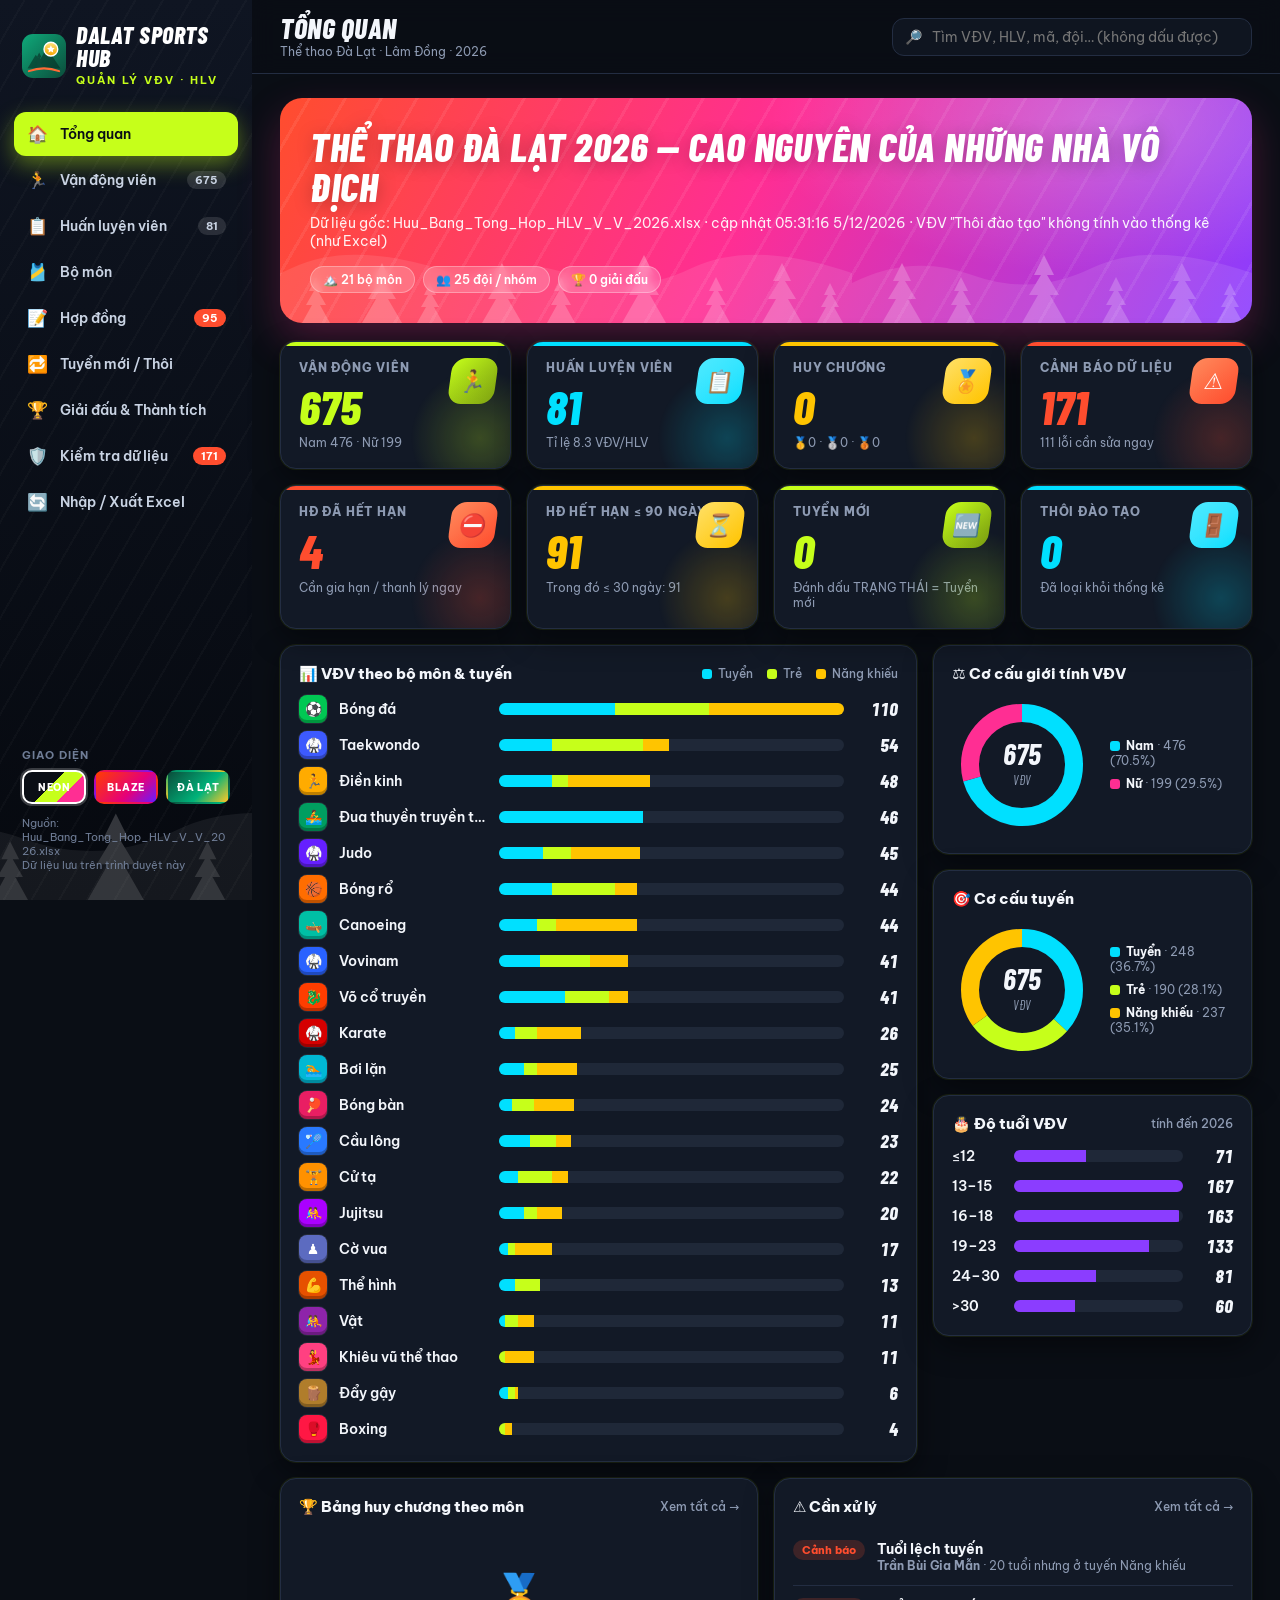
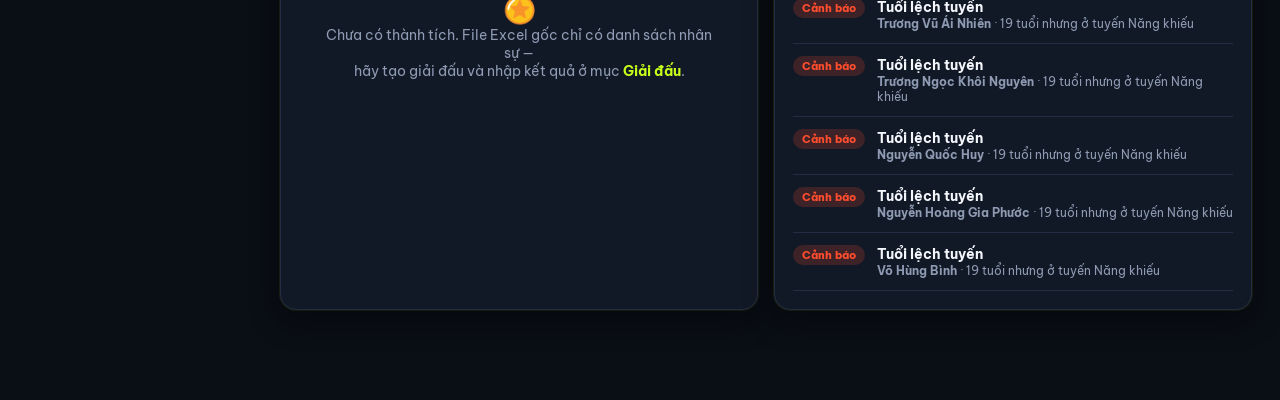
<file: dalat-sports/index.html>
<!doctype html>
<html lang="vi">
<head>
  <meta charset="utf-8">
  <meta name="viewport" content="width=device-width, initial-scale=1, viewport-fit=cover">
  <meta name="theme-color" content="#0a0e15">
  <script>try{document.documentElement.dataset.theme=localStorage.getItem('dsh-theme')||'volt'}catch(e){document.documentElement.dataset.theme='volt'}</script>
  <title>Dalat Sports Hub</title>
  <link rel="manifest" href="manifest.json">
  <link rel="icon" href="icon.svg" type="image/svg+xml">
  <link rel="preconnect" href="https://fonts.googleapis.com">
  <link rel="preconnect" href="https://fonts.gstatic.com" crossorigin>
  <link href="https://fonts.googleapis.com/css2?family=Barlow+Condensed:ital,wght@0,700;1,700;1,800&family=Be+Vietnam+Pro:wght@400;500;600;700&display=swap" rel="stylesheet">
  <link rel="stylesheet" href="css/app.css">
</head>
<body>
  <div class="app">
    <aside class="sidebar">
      <div class="brand"><img src="icon.svg" alt=""><div><b>DALAT SPORTS HUB</b><small>Quản lý VĐV · HLV</small></div></div>
      <nav class="nav">
        <a href="#/" data-nav="#/"><span class="ico">🏠</span>Tổng quan</a>
        <a href="#/vdv" data-nav="#/vdv"><span class="ico">🏃</span>Vận động viên<span class="count" id="nav-vdv"></span></a>
        <a href="#/hlv" data-nav="#/hlv"><span class="ico">📋</span>Huấn luyện viên<span class="count" id="nav-hlv"></span></a>
        <a href="#/mon" data-nav="#/mon"><span class="ico">🎽</span>Bộ môn</a>
        <a href="#/hopdong" data-nav="#/hopdong"><span class="ico">📝</span>Hợp đồng<span class="count warn" id="nav-hd"></span></a>
        <a href="#/biendong" data-nav="#/biendong"><span class="ico">🔁</span>Tuyển mới / Thôi<span class="count" id="nav-bd"></span></a>
        <a href="#/giai" data-nav="#/giai"><span class="ico">🏆</span>Giải đấu & Thành tích</a>
        <a href="#/kiemtra" data-nav="#/kiemtra"><span class="ico">🛡️</span>Kiểm tra dữ liệu<span class="count warn" id="nav-issues"></span></a>
        <a href="#/dulieu" data-nav="#/dulieu"><span class="ico">🔄</span>Nhập / Xuất Excel</a>
      </nav>
      <div class="foot">
        <div style="font-weight:700;letter-spacing:1px;text-transform:uppercase">Giao diện</div>
        <div class="themes"><button data-theme-set="volt" title="Neon Đêm">Neon</button><button data-theme-set="blaze" title="Bùng Cháy">Blaze</button><button data-theme-set="dalat" title="Xanh Đà Lạt">Đà Lạt</button></div>Nguồn: <span id="src"></span><br>Dữ liệu lưu trên trình duyệt này</div>
    </aside>
    <main class="main">
      <header class="topbar">
        <div><h1 id="title">Tổng quan</h1><div class="sub">Thể thao Đà Lạt · Lâm Đồng · 2026</div></div>
        <button class="theme-cycle" id="theme-cycle" aria-label="Đổi giao diện">🎨</button>
        <label class="search">🔎<input id="q" type="search" placeholder="Tìm VĐV, HLV, mã, đội… (không dấu được)" autocomplete="off"></label>
      </header>
      <div class="content" id="content"></div>
    </main>
  </div>
  <nav class="bottom-nav">
    <a href="#/" data-nav="#/"><span class="ico">🏠</span>Tổng quan</a>
    <a href="#/vdv" data-nav="#/vdv"><span class="ico">🏃</span>VĐV</a>
    <a href="#/mon" data-nav="#/mon"><span class="ico">🎽</span>Bộ môn</a>
    <a href="#/hopdong" data-nav="#/hopdong"><span class="ico">📝</span>Hợp đồng</a>
    <a href="#/giai" data-nav="#/giai"><span class="ico">🏆</span>Giải</a>
    <a href="#/kiemtra" data-nav="#/kiemtra"><span class="ico">🛡️</span>Kiểm tra</a>
  </nav>
  <button class="fab" data-act="fab" aria-label="Nhập thành tích nhanh">🏅</button>

  <script src="js/vendor/xlsx.full.min.js" defer></script>
  <script src="js/sports.js"></script>
  <script src="js/seed-data.js"></script>
  <script src="js/app.js"></script>
</body>
</html>
</file>
<file: dalat-sports/css/app.css>
/* DALAT SPORTS HUB — giao diện quản lý VĐV/HLV
   3 theme đổi nhanh (html[data-theme]):
   - volt  : "Neon Đêm" — nền tối, xanh chanh neon + cyan + cam lửa + hồng (mặc định, năng lượng nhất)
   - blaze : "Bùng Cháy" — nền sáng, cam lửa + xanh hoàng gia + hồng
   - dalat : "Xanh Đà Lạt" — xanh thông + vàng huy chương (bản gốc, tăng độ tươi) */
:root, html[data-theme="volt"] {
  --bg: #0a0e15;
  --surface: #121926;
  --surface-2: #1a2335;
  --text: #f3f6fb;
  --muted: #8e9bb3;
  --line: #232d42;
  --track: #1f2838;
  --primary: #c6ff1a;
  --on-primary: #0a0e15;
  --secondary: #00e0ff;
  --on-secondary: #001319;
  --hot: #ff4d2e;
  --pink: #ff2e93;
  --violet: #8b3dff;
  --gold: #ffc400;
  --silver: #c3ccd8;
  --bronze: #d9894a;
  --c-tuyen: #00e0ff; --on-tuyen: #001319;
  --c-tre: #c6ff1a;   --on-tre: #0a0e15;
  --c-nk: #ffc400;    --on-nk: #1a1300;
  --c-male: #00e0ff;
  --c-female: #ff2e93;
  --c-age: #8b3dff;
  --sidebar-bg: linear-gradient(180deg, #0f1522 0%, #06090f 100%);
  --sidebar-text: #c9d3e3;
  --sidebar-muted: #6f7d96;
  --nav-active-bg: var(--primary);
  --nav-active-text: #0a0e15;
  --hero: linear-gradient(115deg, #ff4d2e 0%, #ff2e93 48%, #8b3dff 100%);
  --hero-dark: #0a0e15;
  --glow: 0 0 0 1px rgba(198, 255, 26, .08), 0 10px 30px rgba(0, 0, 0, .45);
  --shadow: 0 8px 28px rgba(0, 0, 0, .35);
  --row-hover: #18233a;
  --input-bg: #0f1520;
  color-scheme: dark;
}
html[data-theme="blaze"] {
  --bg: #fff6f0;
  --surface: #ffffff;
  --surface-2: #fff0e6;
  --text: #1a1018;
  --muted: #6b5a63;
  --line: #f2ddd1;
  --track: #f7e6dc;
  --primary: #ff3d00;
  --on-primary: #ffffff;
  --secondary: #0050ff;
  --on-secondary: #ffffff;
  --hot: #ff3d00;
  --pink: #e5007a;
  --violet: #6a1bff;
  --gold: #ffb300;
  --silver: #aab4c0;
  --bronze: #c26a2a;
  --c-tuyen: #0050ff; --on-tuyen: #ffffff;
  --c-tre: #ff3d00;   --on-tre: #ffffff;
  --c-nk: #ffb300;    --on-nk: #1a1018;
  --c-male: #0050ff;
  --c-female: #e5007a;
  --c-age: #6a1bff;
  --sidebar-bg: linear-gradient(180deg, #1c0b33 0%, #0b0618 100%);
  --sidebar-text: #e2d8f2;
  --sidebar-muted: #9c8bb8;
  --nav-active-bg: linear-gradient(100deg, #ff3d00, #ff7a00);
  --nav-active-text: #ffffff;
  --hero: linear-gradient(115deg, #ff3d00 0%, #e5007a 55%, #6a1bff 100%);
  --hero-dark: #1c0b33;
  --glow: 0 10px 30px rgba(255, 61, 0, .10);
  --shadow: 0 8px 26px rgba(80, 20, 0, .08);
  --row-hover: #fff3ec;
  --input-bg: #ffffff;
  color-scheme: light;
}
html[data-theme="dalat"] {
  --bg: #eef7f2;
  --surface: #ffffff;
  --surface-2: #e6f4ec;
  --text: #0e2219;
  --muted: #4a5f57;
  --line: #d3e6dc;
  --track: #e0eee7;
  --primary: #00b37a;
  --on-primary: #ffffff;
  --secondary: #0b4d3b;
  --on-secondary: #ffffff;
  --hot: #ff6b35;
  --pink: #ff3d71;
  --violet: #7c3aed;
  --gold: #ffc727;
  --silver: #b8c2cc;
  --bronze: #cd7f32;
  --c-tuyen: #0b4d3b; --on-tuyen: #ffffff;
  --c-tre: #00b37a;   --on-tre: #ffffff;
  --c-nk: #ffc727;    --on-nk: #0e2219;
  --c-male: #0b4d3b;
  --c-female: #ff3d71;
  --c-age: #1e90ff;
  --sidebar-bg: linear-gradient(180deg, #0b4d3b 0%, #06291f 100%);
  --sidebar-text: #d4ece3;
  --sidebar-muted: #8fbfae;
  --nav-active-bg: #00b37a;
  --nav-active-text: #ffffff;
  --hero: radial-gradient(1200px 300px at 90% -20%, rgba(255, 199, 39, .45), transparent 60%), linear-gradient(120deg, #0b4d3b, #00b37a);
  --hero-dark: #06291f;
  --glow: 0 10px 28px rgba(0, 179, 122, .10);
  --shadow: 0 6px 24px rgba(6, 41, 31, .08);
  --row-hover: #ecf8f2;
  --input-bg: #ffffff;
  color-scheme: light;
}
:root {
  --radius: 16px;
  --font: "Be Vietnam Pro", system-ui, -apple-system, "Segoe UI", Roboto, sans-serif;
  --display: "Barlow Condensed", "Be Vietnam Pro", sans-serif;
}

* { box-sizing: border-box; }
html, body { margin: 0; height: 100%; }
body {
  font-family: var(--font);
  background: var(--bg);
  color: var(--text);
  font-size: 14px;
  -webkit-font-smoothing: antialiased;
  transition: background .25s, color .25s;
}
a { color: inherit; text-decoration: none; }
button, input, select, textarea { font: inherit; color: inherit; }
.display { font-family: var(--display); font-style: italic; text-transform: uppercase; letter-spacing: .5px; }

/* ---------- Layout ---------- */
.app { display: grid; grid-template-columns: 252px 1fr; min-height: 100vh; }
.sidebar {
  background: var(--sidebar-bg);
  color: var(--sidebar-text);
  padding: 20px 14px;
  position: sticky; top: 0; height: 100vh;
  display: flex; flex-direction: column; gap: 6px;
  overflow: hidden;
}
.sidebar::before { /* vệt tốc độ */
  content: ""; position: absolute; inset: 0; pointer-events: none;
  background: repeating-linear-gradient(-60deg, transparent 0 22px, rgba(255,255,255,.025) 22px 24px);
}
.sidebar::after { /* rừng thông Đà Lạt */
  content: ""; position: absolute; left: 0; right: 0; bottom: 0; height: 140px;
  background: url("../icon-pines.svg") bottom center / cover no-repeat;
  opacity: .18; pointer-events: none;
}
.brand { display: flex; align-items: center; gap: 10px; padding: 4px 8px 18px; position: relative; }
.brand img { width: 44px; height: 44px; }
.brand b { font-family: var(--display); font-style: italic; font-weight: 800; font-size: 24px; letter-spacing: .5px; line-height: .95; display: block; color: #fff; }
.brand small { color: var(--primary); font-size: 10.5px; letter-spacing: 2px; text-transform: uppercase; font-weight: 700; }
html[data-theme="dalat"] .brand small { color: #6fdcb6; }
.nav { position: relative; z-index: 1; }
.nav a {
  display: flex; align-items: center; gap: 12px;
  padding: 11px 12px; border-radius: 12px; font-weight: 600; margin-bottom: 2px;
  color: var(--sidebar-text); transition: background .15s, color .15s, transform .15s;
}
.nav a:hover { background: rgba(255,255,255,.07); color: #fff; transform: translateX(2px); }
.nav a.active { background: var(--nav-active-bg); color: var(--nav-active-text); box-shadow: 0 8px 22px color-mix(in srgb, var(--primary) 40%, transparent); }
.nav a .ico { width: 22px; text-align: center; font-size: 17px; }
.nav a .count { margin-left: auto; font-size: 11px; background: rgba(255,255,255,.12); padding: 2px 8px; border-radius: 99px; font-weight: 700; }
.nav a.active .count { background: rgba(0,0,0,.18); }
.nav a .count:empty { display: none; }
.nav a .count.warn { background: var(--hot); color: #fff; }
.sidebar .foot { margin-top: auto; font-size: 11px; color: var(--sidebar-muted); padding: 8px; position: relative; z-index: 1; overflow-wrap: anywhere; }

/* Theme switcher */
.themes { display: flex; gap: 8px; margin: 8px 0 12px; }
.themes button {
  flex: 1; height: 34px; border-radius: 10px; cursor: pointer; border: 2px solid transparent;
  font-size: 10px; font-weight: 800; color: #fff; text-transform: uppercase; letter-spacing: .5px;
}
.themes button.on { border-color: #fff; box-shadow: 0 0 0 2px rgba(255,255,255,.2); }
.themes [data-theme-set="volt"] { background: linear-gradient(135deg, #0a0e15 0 45%, #c6ff1a 45% 70%, #ff2e93 70%); }
.themes [data-theme-set="blaze"] { background: linear-gradient(135deg, #ff3d00, #e5007a 60%, #6a1bff); }
.themes [data-theme-set="dalat"] { background: linear-gradient(135deg, #0b4d3b, #00b37a 60%, #ffc727); }

.main { min-width: 0; }
.topbar {
  display: flex; align-items: center; gap: 12px;
  padding: 14px 28px; background: color-mix(in srgb, var(--bg) 85%, transparent); backdrop-filter: blur(12px);
  position: sticky; top: 0; z-index: 20; border-bottom: 1px solid var(--line);
}
.topbar h1 { font-family: var(--display); font-style: italic; font-weight: 800; text-transform: uppercase; font-size: 28px; margin: 0; letter-spacing: .5px; line-height: 1; }
.topbar .sub { color: var(--muted); font-size: 12px; margin-top: 2px; }
.search {
  margin-left: auto; display: flex; align-items: center; gap: 8px;
  background: var(--input-bg); border: 1px solid var(--line); border-radius: 12px; padding: 8px 12px; width: min(360px, 40vw);
}
.search:focus-within { border-color: var(--primary); box-shadow: 0 0 0 3px color-mix(in srgb, var(--primary) 25%, transparent); }
.search input { border: 0; outline: 0; width: 100%; background: transparent; }
.theme-cycle { display: none; }
.content { padding: 24px 28px 90px; }

/* ---------- Components ---------- */
.btn {
  display: inline-flex; align-items: center; gap: 8px; cursor: pointer;
  border: 0; border-radius: 12px; padding: 10px 16px; font-weight: 700;
  background: var(--secondary); color: var(--on-secondary); transition: transform .1s, box-shadow .15s, filter .15s;
}
.btn:hover { filter: brightness(1.08); box-shadow: 0 8px 20px color-mix(in srgb, var(--secondary) 35%, transparent); }
.btn:active { transform: scale(.97); }
.btn:disabled { opacity: .4; cursor: default; }
.btn.jade { background: var(--primary); color: var(--on-primary); }
.btn.jade:hover { box-shadow: 0 8px 22px color-mix(in srgb, var(--primary) 45%, transparent); }
.btn.gold { background: linear-gradient(135deg, var(--gold), #ff9500); color: #1a1000; }
.btn.orange { background: var(--hot); color: #fff; }
.btn.ghost { background: var(--surface); color: var(--text); border: 1px solid var(--line); }
.btn.ghost:hover { box-shadow: none; border-color: var(--primary); }
.btn.sm { padding: 6px 11px; font-size: 12px; border-radius: 9px; }
.btn.danger { background: transparent; color: var(--pink); border: 1px solid color-mix(in srgb, var(--pink) 40%, transparent); }

.card {
  background: var(--surface); border-radius: var(--radius); box-shadow: var(--glow); padding: 18px;
  border: 1px solid var(--line);
}
.card h3 { margin: 0 0 12px; font-size: 15px; display: flex; align-items: center; gap: 8px; font-weight: 800; }
.card h3 .muted { margin-left: auto; font-weight: 500; }
.muted { color: var(--muted); font-size: 12px; }
.grid { display: grid; gap: 16px; }
.grid > * { min-width: 0; }
.g4 { grid-template-columns: repeat(4, 1fr); }
.g3 { grid-template-columns: repeat(3, 1fr); }
.g2 { grid-template-columns: repeat(2, 1fr); }
.g-2-1 { grid-template-columns: 2fr 1fr; }

/* Hero */
.hero {
  position: relative; overflow: hidden; border-radius: 22px; color: #fff; padding: 28px 30px 30px;
  background: var(--hero);
  margin-bottom: 18px;
  box-shadow: 0 18px 40px color-mix(in srgb, var(--pink) 25%, transparent);
}
.hero::before { /* vệt tốc độ chéo */
  content: ""; position: absolute; inset: 0; pointer-events: none;
  background:
    repeating-linear-gradient(-60deg, transparent 0 28px, rgba(255,255,255,.07) 28px 31px),
    radial-gradient(500px 220px at 85% 10%, rgba(255,255,255,.25), transparent 70%);
}
.hero::after {
  content: ""; position: absolute; inset: auto 0 0 0; height: 110px;
  background: url("../icon-pines.svg") bottom right / auto 110px repeat-x; opacity: .28;
}
.hero h2 { font-family: var(--display); font-style: italic; font-weight: 800; text-transform: uppercase; font-size: 40px; line-height: 1; margin: 0 0 8px; letter-spacing: .5px; position: relative; z-index: 1; text-shadow: 0 3px 18px rgba(0,0,0,.25); }
.hero p { margin: 0; opacity: .92; position: relative; z-index: 1; }
.hero .chips { display: flex; gap: 8px; margin-top: 16px; flex-wrap: wrap; position: relative; z-index: 1; }
.chip { background: rgba(255,255,255,.18); border: 1px solid rgba(255,255,255,.3); padding: 5px 12px; border-radius: 99px; font-size: 12px; font-weight: 600; backdrop-filter: blur(4px); }

/* KPI */
.kpi { position: relative; overflow: hidden; transition: transform .15s, border-color .15s; }
.kpi:hover { transform: translateY(-3px); }
.kpi::before { content: ""; position: absolute; left: 0; top: 0; right: 0; height: 4px; background: var(--k, var(--primary)); }
.kpi::after { content: ""; position: absolute; right: -40px; bottom: -40px; width: 140px; height: 140px; border-radius: 50%; background: radial-gradient(circle, color-mix(in srgb, var(--k, var(--primary)) 22%, transparent), transparent 70%); pointer-events: none; }
.kpi .label { color: var(--muted); font-size: 11.5px; font-weight: 800; text-transform: uppercase; letter-spacing: .8px; }
.kpi .value { font-family: var(--display); font-style: italic; font-size: 48px; font-weight: 800; line-height: 1.05; margin-top: 6px; color: var(--k, var(--text)); }
.kpi .foot { font-size: 12px; color: var(--muted); margin-top: 4px; }
.kpi .badge-ico {
  position: absolute; right: 14px; top: 16px; width: 46px; height: 46px; border-radius: 14px;
  display: grid; place-items: center; font-size: 22px; color: #fff; transform: skewX(-8deg);
}
.bg-jade { background: linear-gradient(135deg, var(--primary), color-mix(in srgb, var(--primary) 60%, #000)); --k: var(--primary); }
.bg-gold { background: linear-gradient(135deg, #ffe066, var(--gold)); --k: var(--gold); }
.bg-orange { background: linear-gradient(135deg, #ff8a5c, var(--hot)); --k: var(--hot); }
.bg-electric { background: linear-gradient(135deg, color-mix(in srgb, var(--secondary) 70%, #fff), var(--secondary)); --k: var(--secondary); }
.bg-violet { background: linear-gradient(135deg, #b18cff, var(--violet)); --k: var(--violet); }
.bg-rose { background: linear-gradient(135deg, #ff7ab8, var(--pink)); --k: var(--pink); }
.kpi.k-primary { --k: var(--primary); }
.kpi.k-secondary { --k: var(--secondary); }
.kpi.k-gold { --k: var(--gold); }
.kpi.k-hot { --k: var(--hot); }
html[data-theme="dalat"] .kpi.k-primary { --k: var(--secondary); }

/* Sport tile icon */
.sico {
  width: 40px; height: 40px; border-radius: 12px; display: inline-grid; place-items: center;
  font-size: 20px; flex: none; color: #fff; box-shadow: inset 0 -3px 0 rgba(0,0,0,.18);
}
.sico.lg { width: 58px; height: 58px; border-radius: 16px; font-size: 30px; }
.sico.sm { width: 28px; height: 28px; border-radius: 8px; font-size: 14px; }
html[data-theme="volt"] .sico { box-shadow: inset 0 -3px 0 rgba(0,0,0,.25), 0 0 0 1px rgba(255,255,255,.08); }

/* Bars (VĐV theo môn) */
.bars { display: flex; flex-direction: column; gap: 8px; }
.bar-row { display: grid; grid-template-columns: 30px 150px 1fr 44px; align-items: center; gap: 10px; cursor: pointer; }
.bar-row:hover .bar-name { color: var(--primary); }
html[data-theme="dalat"] .bar-row:hover .bar-name { color: var(--primary); }
.bar-name { font-weight: 600; white-space: nowrap; overflow: hidden; text-overflow: ellipsis; }
.bar-track { height: 12px; background: var(--track); border-radius: 99px; overflow: hidden; display: flex; }
.bar-track span { height: 100%; transition: width .5s cubic-bezier(.2,.8,.2,1); }
.bar-val { text-align: right; font-weight: 800; font-family: var(--display); font-style: italic; font-size: 18px; font-variant-numeric: tabular-nums; }
.seg-tuyen { background: var(--c-tuyen); }
.seg-tre { background: var(--c-tre); }
.seg-nk { background: var(--c-nk); }
.legend { display: flex; gap: 14px; flex-wrap: wrap; font-size: 12px; color: var(--muted); }
.legend i { display: inline-block; width: 10px; height: 10px; border-radius: 3px; margin-right: 6px; vertical-align: -1px; }

/* Donut */
.donut-wrap { display: flex; align-items: center; gap: 18px; }
.donut { width: 140px; height: 140px; flex: none; }
.donut text { font-family: var(--display); font-style: italic; }

/* Table */
.toolbar { display: flex; gap: 10px; flex-wrap: wrap; align-items: center; margin-bottom: 14px; }
.toolbar select, .toolbar input, .field input, .field select, .field textarea {
  background: var(--input-bg); border: 1px solid var(--line); border-radius: 10px; padding: 9px 12px; outline: none;
}
.toolbar select:focus, .toolbar input:focus, .field input:focus, .field select:focus, .field textarea:focus { border-color: var(--primary); box-shadow: 0 0 0 3px color-mix(in srgb, var(--primary) 22%, transparent); }
.seg { display: inline-flex; flex-wrap: wrap; max-width: 100%; background: var(--surface); border: 1px solid var(--line); border-radius: 10px; padding: 3px; }
.seg button { border: 0; background: transparent; padding: 6px 12px; border-radius: 8px; cursor: pointer; font-weight: 600; color: var(--muted); }
.seg button.on { background: var(--primary); color: var(--on-primary); font-weight: 800; }
.table-wrap { overflow: auto; border-radius: 14px; border: 1px solid var(--line); background: var(--surface); }
table { width: 100%; border-collapse: collapse; }
th, td { padding: 10px 12px; text-align: left; border-bottom: 1px solid var(--line); white-space: nowrap; }
th { background: var(--surface-2); font-size: 11.5px; text-transform: uppercase; letter-spacing: .6px; color: var(--muted); font-weight: 800; position: sticky; top: 0; cursor: pointer; user-select: none; }
tbody tr { cursor: pointer; transition: background .1s; }
tbody tr:hover { background: var(--row-hover); }
td.num { text-align: right; font-variant-numeric: tabular-nums; }
.person { display: flex; align-items: center; gap: 10px; }
.avatar {
  width: 34px; height: 34px; border-radius: 50%; display: grid; place-items: center; flex: none;
  font-weight: 800; font-size: 13px; color: #fff; background: linear-gradient(135deg, var(--c-male), color-mix(in srgb, var(--c-male) 55%, #000));
}
html[data-theme="volt"] .avatar { color: #001319; }
.avatar.f { background: linear-gradient(135deg, var(--c-female), color-mix(in srgb, var(--c-female) 55%, #000)); color: #fff; }
.avatar.lg { width: 92px; height: 92px; font-size: 32px; border: 4px solid rgba(255,255,255,.5); font-family: var(--display); font-style: italic; }
.tag { display: inline-block; padding: 3px 9px; border-radius: 99px; font-size: 11px; font-weight: 800; background: var(--surface-2); color: var(--muted); }
.tag.tuyen { background: var(--c-tuyen); color: var(--on-tuyen); }
.tag.tre { background: var(--c-tre); color: var(--on-tre); }
.tag.nk { background: var(--c-nk); color: var(--on-nk); }
.tag.hlv { background: var(--secondary); color: var(--on-secondary); }
.tag.warn { background: color-mix(in srgb, var(--hot) 18%, transparent); color: var(--hot); }
.tag.err { background: var(--pink); color: #fff; }
.tag.info { background: var(--surface-2); color: var(--muted); }
.pager { display: flex; align-items: center; gap: 8px; justify-content: flex-end; margin-top: 12px; }

/* Sport cards */
.sport-card { cursor: pointer; transition: transform .15s, box-shadow .15s, border-color .15s; position: relative; overflow: hidden; }
.sport-card::before { content: ""; position: absolute; inset: 0 0 auto 0; height: 4px; background: var(--sc, var(--primary)); }
.sport-card::after { content: ""; position: absolute; right: -30px; top: -30px; width: 120px; height: 120px; border-radius: 50%; background: radial-gradient(circle, color-mix(in srgb, var(--sc, var(--primary)) 25%, transparent), transparent 70%); }
.sport-card:hover { transform: translateY(-4px); border-color: var(--sc, var(--primary)); }
.sport-card .top { display: flex; align-items: center; gap: 12px; position: relative; z-index: 1; }
.sport-card .name { font-weight: 800; font-size: 16px; }
.sport-card .stats { display: grid; grid-template-columns: repeat(3, 1fr); gap: 8px; margin-top: 14px; text-align: center; }
.sport-card .stats b { display: block; font-family: var(--display); font-style: italic; font-size: 28px; font-weight: 800; }
.sport-card .stats div:nth-child(1) b { color: var(--c-tuyen); }
.sport-card .stats div:nth-child(2) b { color: var(--c-tre); }
.sport-card .stats div:nth-child(3) b { color: var(--c-nk); }
.sport-card .stats span { font-size: 11px; color: var(--muted); font-weight: 600; }
.ratio { margin-top: 12px; font-size: 12px; display: flex; justify-content: space-between; align-items: center; }

/* Medals */
.medal { display: inline-grid; place-items: center; width: 26px; height: 26px; border-radius: 50%; font-size: 12px; font-weight: 800; color: #3b2a00; }
.medal.g { background: radial-gradient(circle at 30% 30%, #fff1a8, var(--gold)); box-shadow: 0 0 12px color-mix(in srgb, var(--gold) 50%, transparent); }
.medal.s { background: radial-gradient(circle at 30% 30%, #fff, var(--silver)); }
.medal.b { background: radial-gradient(circle at 30% 30%, #f6c08a, var(--bronze)); color: #fff; }
.medal-tally { display: flex; gap: 14px; }
.medal-tally div { text-align: center; }
.medal-tally b { font-family: var(--display); font-style: italic; font-size: 34px; display: block; }

/* Profile — kiểu "player card" */
.profile-head {
  border-radius: 22px; color: #fff; padding: 26px; display: flex; gap: 22px; align-items: center;
  background: var(--hero);
  margin-bottom: 16px; position: relative; overflow: hidden;
}
.profile-head::before {
  content: ""; position: absolute; inset: 0; pointer-events: none;
  background: repeating-linear-gradient(-60deg, transparent 0 28px, rgba(255,255,255,.07) 28px 31px);
}
.profile-head > * { position: relative; z-index: 1; }
.profile-head h2 { margin: 0; font-family: var(--display); font-style: italic; font-weight: 800; text-transform: uppercase; font-size: 38px; line-height: 1; letter-spacing: .5px; }
.profile-head .meta { display: flex; gap: 8px; flex-wrap: wrap; margin-top: 10px; }
.profile-head .actions { margin-left: auto; display: flex; gap: 8px; }
.profile-head .btn.ghost { background: rgba(255,255,255,.95); color: #111; border: 0; }
.kv { display: grid; grid-template-columns: 120px 1fr; gap: 8px 12px; }
.kv dt { color: var(--muted); }
.kv dd { margin: 0; font-weight: 600; }
.timeline { list-style: none; margin: 0; padding: 0; }
.timeline li { display: flex; gap: 12px; padding: 10px 0; border-bottom: 1px dashed var(--line); align-items: center; }

/* Issues */
.issue { display: flex; gap: 12px; align-items: flex-start; padding: 12px 0; border-bottom: 1px solid var(--line); }
.issue .lvl { flex: none; }

/* Modal */
.modal-bg { position: fixed; inset: 0; background: rgba(5,8,14,.6); display: grid; place-items: center; z-index: 50; padding: 16px; backdrop-filter: blur(4px); }
.modal { background: var(--surface); color: var(--text); border: 1px solid var(--line); border-radius: 20px; width: min(560px, 100%); max-height: 90vh; overflow: auto; padding: 22px; box-shadow: 0 30px 80px rgba(0,0,0,.4); }
.modal h3 { margin: 0 0 16px; font-family: var(--display); font-style: italic; font-weight: 800; text-transform: uppercase; font-size: 26px; }
.form { display: grid; grid-template-columns: 1fr 1fr; gap: 12px; }
.field { display: flex; flex-direction: column; gap: 6px; }
.field.full { grid-column: 1 / -1; }
.field label { font-size: 12px; font-weight: 700; color: var(--muted); }
.modal .actions { display: flex; justify-content: flex-end; gap: 8px; margin-top: 18px; }
.quick-medal { display: flex; gap: 8px; }
.quick-medal button { flex: 1; padding: 14px 6px; border-radius: 14px; border: 2px solid var(--line); background: var(--surface-2); cursor: pointer; font-weight: 800; font-size: 13px; }
.quick-medal button.on { border-color: var(--primary); background: color-mix(in srgb, var(--primary) 14%, transparent); box-shadow: 0 0 0 3px color-mix(in srgb, var(--primary) 20%, transparent); }

.toast { position: fixed; bottom: 24px; left: 50%; transform: translateX(-50%); background: var(--primary); color: var(--on-primary); font-weight: 700; padding: 12px 18px; border-radius: 12px; z-index: 60; box-shadow: var(--shadow); }
.empty { text-align: center; padding: 40px 20px; color: var(--muted); }
.empty .big { font-size: 46px; }
.empty a { color: var(--primary); }

.bottom-nav { display: none; }
.fab { display: none; }

/* ---------- Mobile (Android/PWA) ---------- */
@media (max-width: 1100px) {
  .g4 { grid-template-columns: repeat(2, 1fr); }
  .g3 { grid-template-columns: repeat(2, 1fr); }
  .g-2-1 { grid-template-columns: 1fr; }
}
@media (max-width: 760px) {
  .app { grid-template-columns: 1fr; }
  .sidebar { display: none; }
  .topbar { padding: 12px 16px; flex-wrap: wrap; }
  .topbar h1 { font-size: 24px; }
  .theme-cycle {
    display: grid; place-items: center; margin-left: auto; width: 38px; height: 38px; border-radius: 12px;
    border: 1px solid var(--line); background: var(--surface); font-size: 18px; cursor: pointer;
  }
  .search { width: 100%; margin-left: 0; order: 3; }
  .content { padding: 16px 16px 96px; }
  .g4, .g3, .g2 { grid-template-columns: 1fr 1fr; gap: 10px; }
  .card { padding: 14px; }
  .card h3 { flex-wrap: wrap; }
  .kpi .value { font-size: 36px; }
  .kpi .label { font-size: 10.5px; padding-right: 34px; }
  .kpi .badge-ico { width: 30px; height: 30px; font-size: 15px; border-radius: 10px; right: 10px; top: 12px; }
  .bar-row { grid-template-columns: 26px 104px 1fr 32px; gap: 8px; }
  .hero { padding: 22px 20px 26px; }
  .hero h2 { font-size: 30px; }
  .form { grid-template-columns: 1fr; }
  .profile-head { flex-direction: column; text-align: center; }
  .profile-head .actions { margin: 0; }
  .profile-head .meta { justify-content: center; }
  .hide-m { display: none; }
  .bottom-nav {
    display: grid; grid-template-columns: repeat(6, 1fr);
    position: fixed; bottom: 0; left: 0; right: 0; z-index: 40;
    background: color-mix(in srgb, var(--surface) 92%, transparent); backdrop-filter: blur(12px);
    border-top: 1px solid var(--line); padding: 6px 4px calc(6px + env(safe-area-inset-bottom));
  }
  .bottom-nav a { display: flex; flex-direction: column; align-items: center; gap: 2px; font-size: 10px; white-space: nowrap; color: var(--muted); padding: 4px; border-radius: 10px; font-weight: 600; }
  .bottom-nav a .ico { font-size: 20px; }
  .bottom-nav a.active { color: var(--on-primary); font-weight: 800; background: var(--primary); }
  .fab {
    display: grid; place-items: center; position: fixed; right: 18px; bottom: 82px; z-index: 41;
    width: 60px; height: 60px; border-radius: 18px; border: 0; font-size: 26px; color: #fff;
    background: linear-gradient(135deg, var(--gold), var(--hot) 55%, var(--pink)); box-shadow: 0 10px 28px color-mix(in srgb, var(--hot) 55%, transparent);
    transform: skewX(-6deg);
  }
}
@media print {
  .sidebar, .topbar, .bottom-nav, .fab, .toolbar .btn { display: none !important; }
  .app { display: block; }
  .card { box-shadow: none; }
}
</file>
